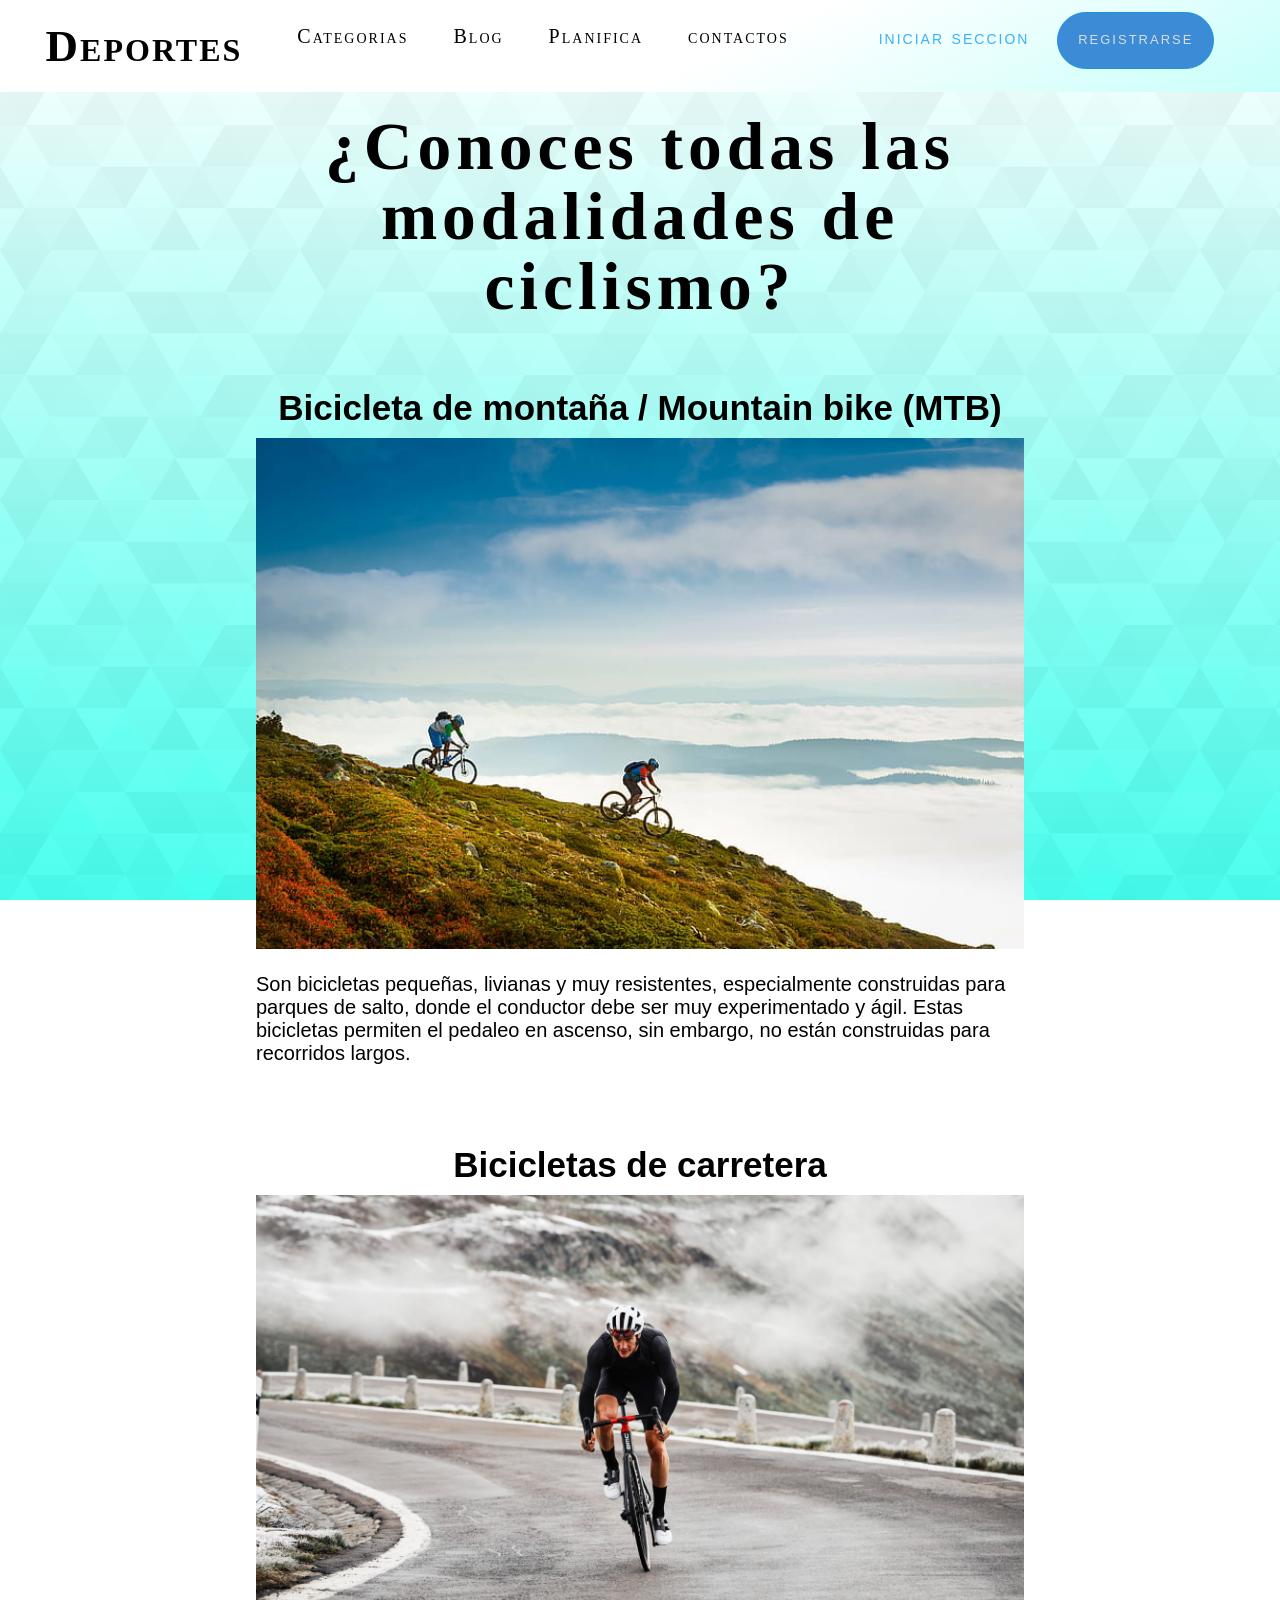
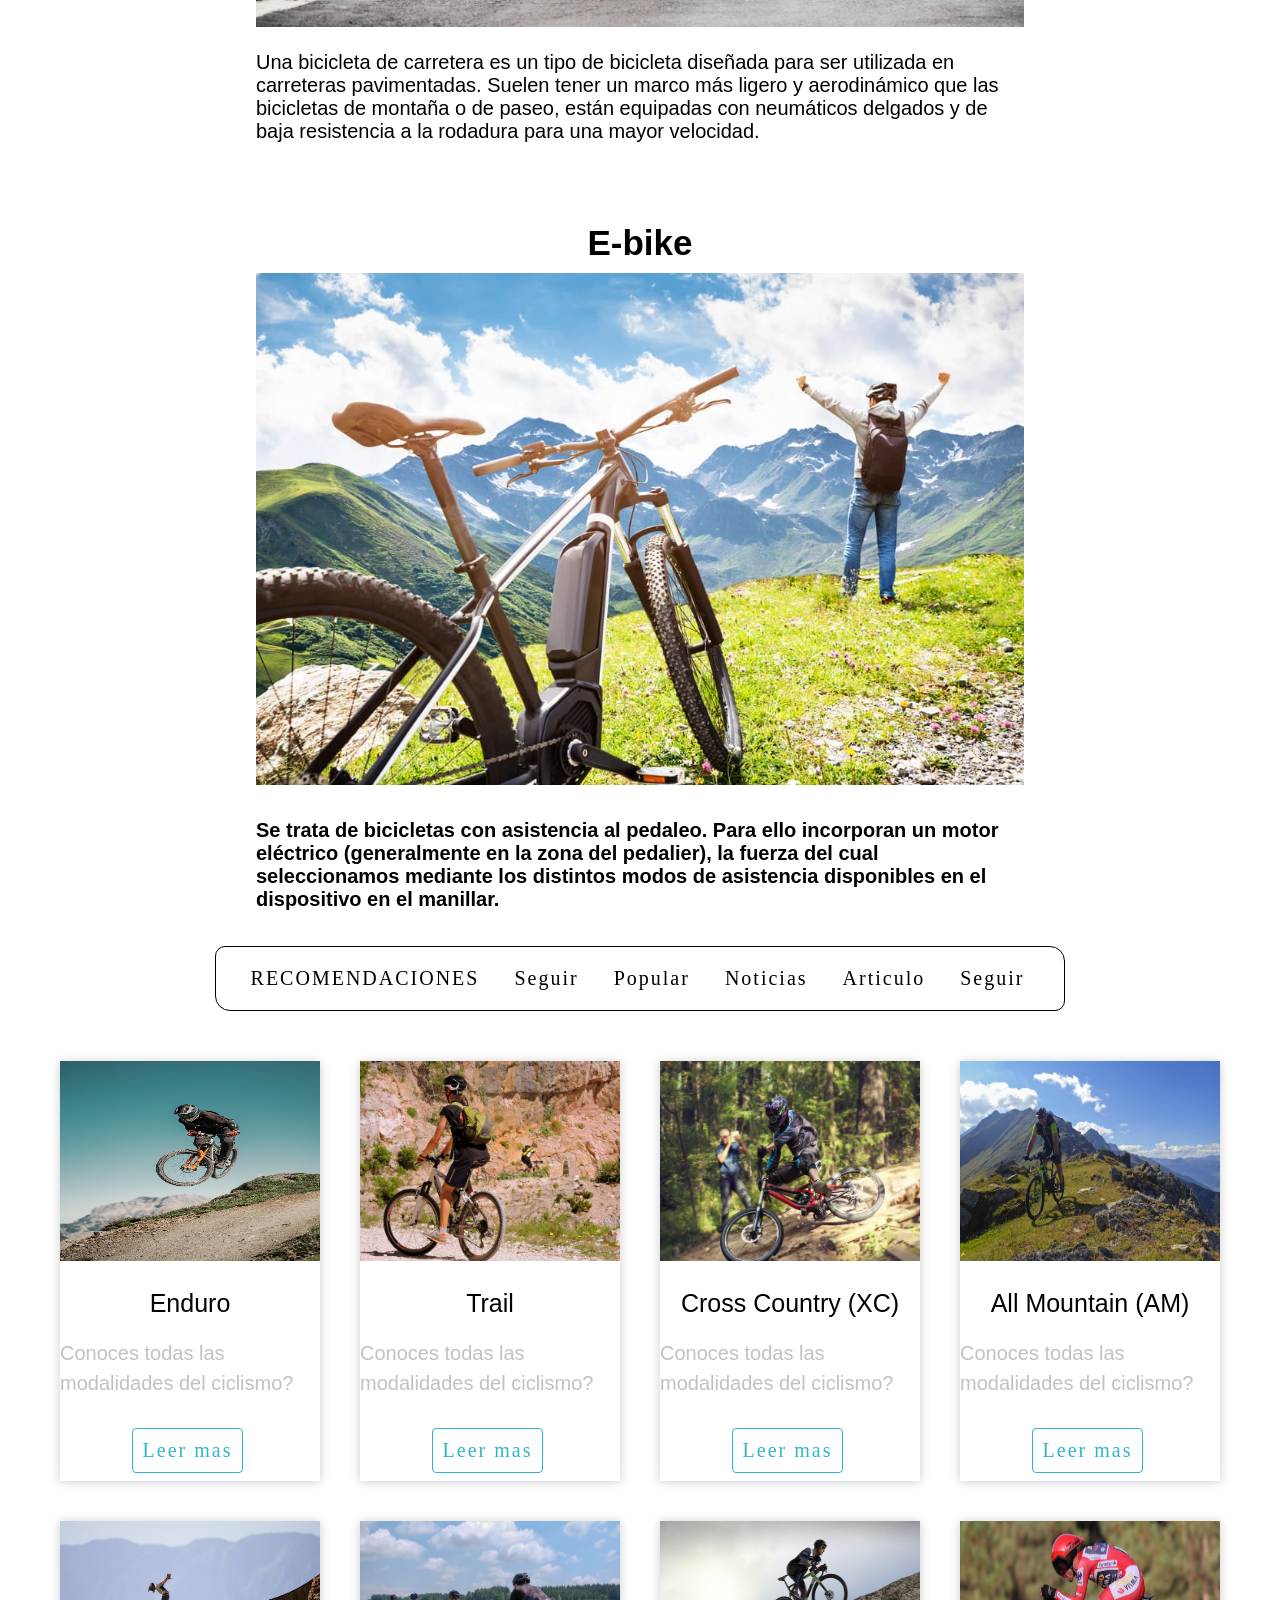
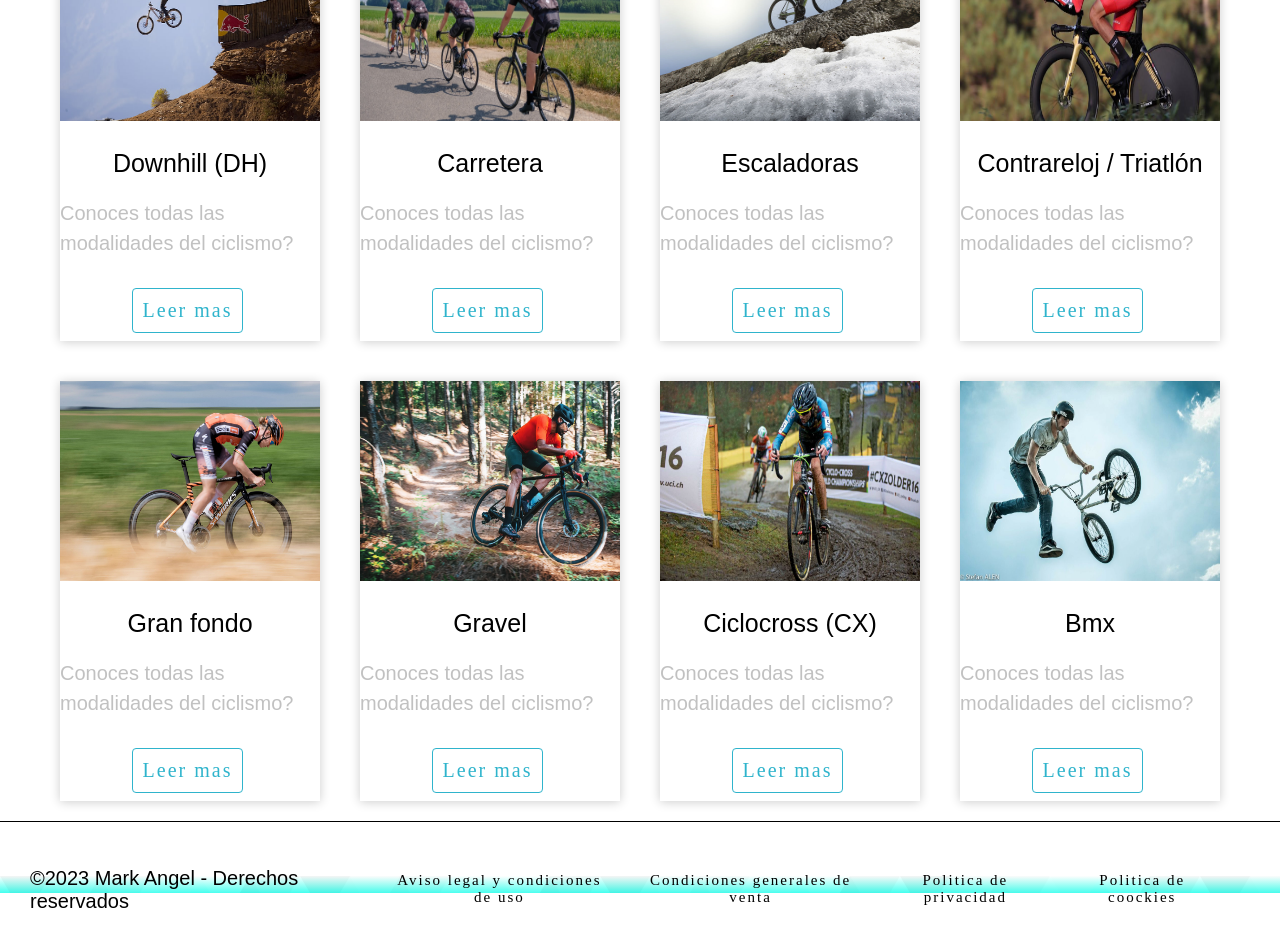
<file: index.html>
﻿<!DOCTYPE html>

<html lang="en" xmlns="http://www.w3.org/1999/xhtml">
<head>
    <meta charset="utf-8" />
    <title>practica2</title>
    <link href="estilos.css" rel="stylesheet" />
</head>
<body>
    <div class="todo-el-contenido">
        <div class="contenedor-sticky">
            <nav class="navegador-titulo">
                <div class="menu">
                    <div class="titulo">
                        <h1 class="titulo1">Deportes</h1>
                    </div>
                    <div class="categorias">
                        <a href="###">Categorias</a>
                        <a href="###">Blog</a>
                        <a href="###">Planifica</a>
                        <a href="###">contactos</a>
                    </div>

                    <div class="Cuenta">
                        <a class="inciar-seccion" href="#">iniciar seccion</a>
                        <a class="registrarse" href="#">registrarse</a>
                    </div>
                </div>
            </nav>
        </div>
        <center>
            <main class="cuerpo">
                <div class="titulo-del-cuerpo">
                    <h2>
                        ¿Conoces todas las modalidades de ciclismo?
                    </h2>
                </div>
            </main>
        
        <section class="contenido-principal">
            <div>
                <div class="caja1">
                    <h1 >Bicicleta de montaña / Mountain bike (MTB)</h1>
                    <img src="img/montaña1.jpg" alt="imagen" class="imagen1"/>
                        <p> 
                            Son bicicletas pequeñas, livianas y muy resistentes, especialmente construidas para parques de salto, donde el conductor debe 
                            ser muy experimentado y ágil. Estas bicicletas permiten el pedaleo en ascenso, sin embargo, no están construidas para 
                            recorridos largos.
                        </p>

                </div>
                <div class="caja2">
                    <h1>Bicicletas de carretera</h1>
                    <img src="img/de-ruta1.jpg" alt="" class="imagen2"/>
                    <p>
                        Una bicicleta de carretera es un tipo de bicicleta diseñada para ser utilizada en carreteras pavimentadas. 
                        Suelen tener un marco más ligero y aerodinámico que las bicicletas de montaña o de paseo, están equipadas con neumáticos 
                        delgados y de baja resistencia a la rodadura para una mayor velocidad.
                    </p>
                </div>
                <div class="caja3">
                    <h1>E-bike</h1>
                    <img src="img/ebike1.jpg" alt="" class="imagen3"/>
                    <h4 class="ebike-text">
                        Se trata de bicicletas con asistencia al pedaleo. Para ello incorporan un motor eléctrico (generalmente en la zona del pedalier), 
                        la fuerza del cual seleccionamos mediante los distintos modos de asistencia disponibles en el dispositivo en el manillar. 
                    </h4>
                </div>
            </div>
        </section>
    </center>
        <section class="recomendaciones">
            <div class="navegador2">
                <a href="#">RECOMENDACIONES</a>
                <a href="#">Seguir</a>
                <a href="#">Popular</a>
                <a href="#">Noticias</a>
                <a href="#">Articulo</a>
                <a href="#">Seguir</a>
            </div>
        </section>
        <article class="contenedor-de-cartas-principal">
            <article class="caja-para-cartas">
                <div class="contenedor-de-carta1">
                    <div class="carta1">
                        <figure>
                            <img class="imagen-de-carta1" src="img/enduro.jpg"  />
                        </figure>
                        <div class="texto-de-carta">
                            <h3>Enduro</h3>
                            <p>Conoces todas las modalidades del ciclismo?</p>
                                <a href="#">Leer mas</a>
                        </div>
                    </div>
                </div>
                
                <div class="contenedor-de-carta1">
                    <div class="carta1">
                        <figure>
                            <img class="imagen-de-carta1" src="img/trail.jpg"  />
                        </figure>
                        <div class="texto-de-carta">
                            <h3>Trail</h3>
                            <p>Conoces todas las modalidades del ciclismo?</p>
                                <a href="#">Leer mas</a>
                        </div>
                    </div>
                </div>
                
                <div class="contenedor-de-carta1">
                    <div class="carta1">
                        <figure>
                            <img class="imagen-de-carta1" src="img/Cross-Country.jpg" alt="Alternate Text" />
                        </figure>
                        <div>
                            <h3>Cross Country (XC)</h3>
                            <P>Conoces todas las modalidades del ciclismo?</P>
                            <a href="#">Leer mas</a>
                        </div>
                    </div>
                </div>
                
                <div class="contenedor-de-carta1">
                    <div class="carta1">
                        <figure>
                            <img class="imagen-de-carta1" src="img/montaña.jpg"  />
                        </figure>
                        <div class="texto-de-carta">
                            <h3>All Mountain (AM)</h3>
                            <p>Conoces todas las modalidades del ciclismo?</p>
                                <a href="#">Leer mas</a>
                        </div>
                    </div>
                </div> 
            </article>

            <article class="caja-para-cartas">
                <div class="contenedor-de-carta1">
                    <div class="carta1">
                        <figure>
                            <img class="imagen-de-carta1" src="img/descenso.jpg"  />
                        </figure>
                        <div class="texto-de-carta">
                            <h3>Downhill (DH)</h3>
                            <p>Conoces todas las modalidades del ciclismo?</p>
                                <a href="#">Leer mas</a>
                        </div>
                    </div>
                </div>

                <div class="contenedor-de-carta1">
                    <div class="carta1">
                        <figure>
                            <img class="imagen-de-carta1" src="img/carretera.jpg"  />
                        </figure>
                        <div class="texto-de-carta">
                            <h3>Carretera</h3>
                            <p>Conoces todas las modalidades del ciclismo?</p>
                                <a href="#">Leer mas</a>
                        </div>
                    </div>
                </div>

                <div class="contenedor-de-carta1">
                    <div class="carta1">
                        <figure>
                            <img class="imagen-de-carta1" src="img/escaladora.jpg"  />
                        </figure>
                        <div class="texto-de-carta">
                            <h3>Escaladoras</h3>
                            <p>Conoces todas las modalidades del ciclismo?</p>
                                <a href="#">Leer mas</a>
                        </div>
                    </div>
                </div>

                <div class="contenedor-de-carta1">
                    <div class="carta1">
                        <figure>
                            <img class="imagen-de-carta1" src="img/contrareloj.jpeg"  />
                        </figure>
                        <div class="texto-de-carta">
                            <h3>Contrareloj / Triatlón</h3>
                            <p>Conoces todas las modalidades del ciclismo?</p>
                                <a href="#">Leer mas</a>
                        </div>
                    </div>
                </div>
            </article>

            <article class="caja-para-cartas">
                <div class="contenedor-de-carta1">
                    <div class="carta1">
                        <figure>
                            <img class="imagen-de-carta1" src="img/gran-donfo.jpg"  />
                        </figure>
                        <div class="texto-de-carta">
                            <h3>Gran fondo</h3>
                            <p>Conoces todas las modalidades del ciclismo?</p>
                                <a href="#">Leer mas</a>
                        </div>
                    </div>
                </div>

                <div class="contenedor-de-carta1">
                    <div class="carta1">
                        <figure>
                            <img class="imagen-de-carta1" src="img/gravel.jpg"  />
                        </figure>
                        <div class="texto-de-carta">
                            <h3>Gravel</h3>
                            <p>Conoces todas las modalidades del ciclismo?</p>
                                <a href="#">Leer mas</a>
                        </div>
                    </div>
                </div>

                <div class="contenedor-de-carta1">
                    <div class="carta1">
                        <figure>
                            <img class="imagen-de-carta1" src="img/Ciclocross.jpg"  />
                        </figure>
                        <div class="texto-de-carta">
                            <h3>Ciclocross (CX)</h3>
                            <p>Conoces todas las modalidades del ciclismo?</p>
                                <a href="#">Leer mas</a>
                        </div>
                    </div>
                </div>

                <div class="contenedor-de-carta1">
                    <div class="carta1">
                        <figure>
                            <img class="imagen-de-carta1" src="img/bmx.jpg"  />
                        </figure>
                        <div class="texto-de-carta">
                            <h3>Bmx</h3>
                            <p>Conoces todas las modalidades del ciclismo?</p>
                                <a href="#">Leer mas</a>
                        </div>
                    </div>
                </div>

            </article>
        </article>

        <footer>
            <div class="sitio-footer">
                <div class="contenedor-de-footer">
                    <div class="top-footer">
                        <div class="footer-mark">
                            <p>©2023 Mark Angel - Derechos reservados</p>
                        </div>
                        <div class="texto-de-footer">
                            <a href="#">Aviso legal y condiciones de uso</a>
                            <a href="#">Condiciones generales de venta</a>
                            <a href="#">Politica de privacidad</a>
                            <a href="#">Politica de coockies</a>
                        </div>
                    </div>
                </div>           
            </div>  
    </footer>
</body>
</html>
</file>
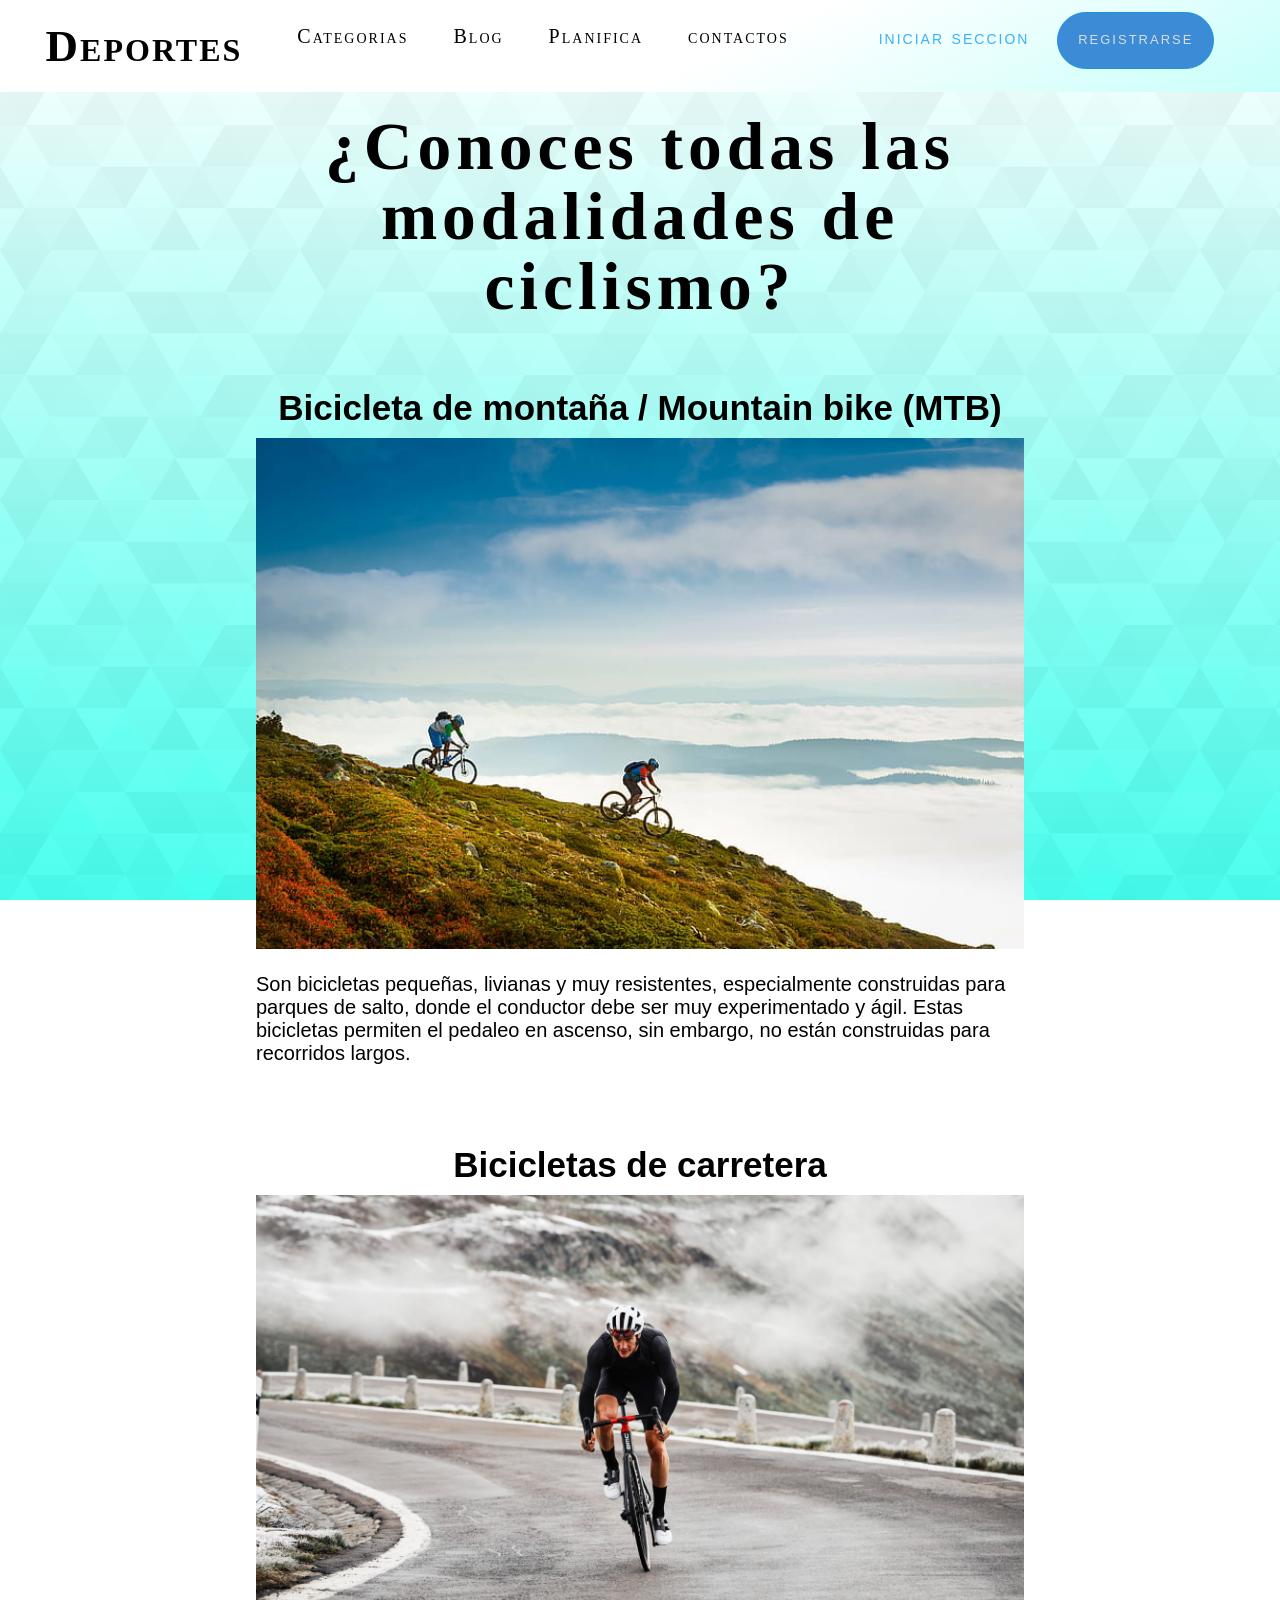
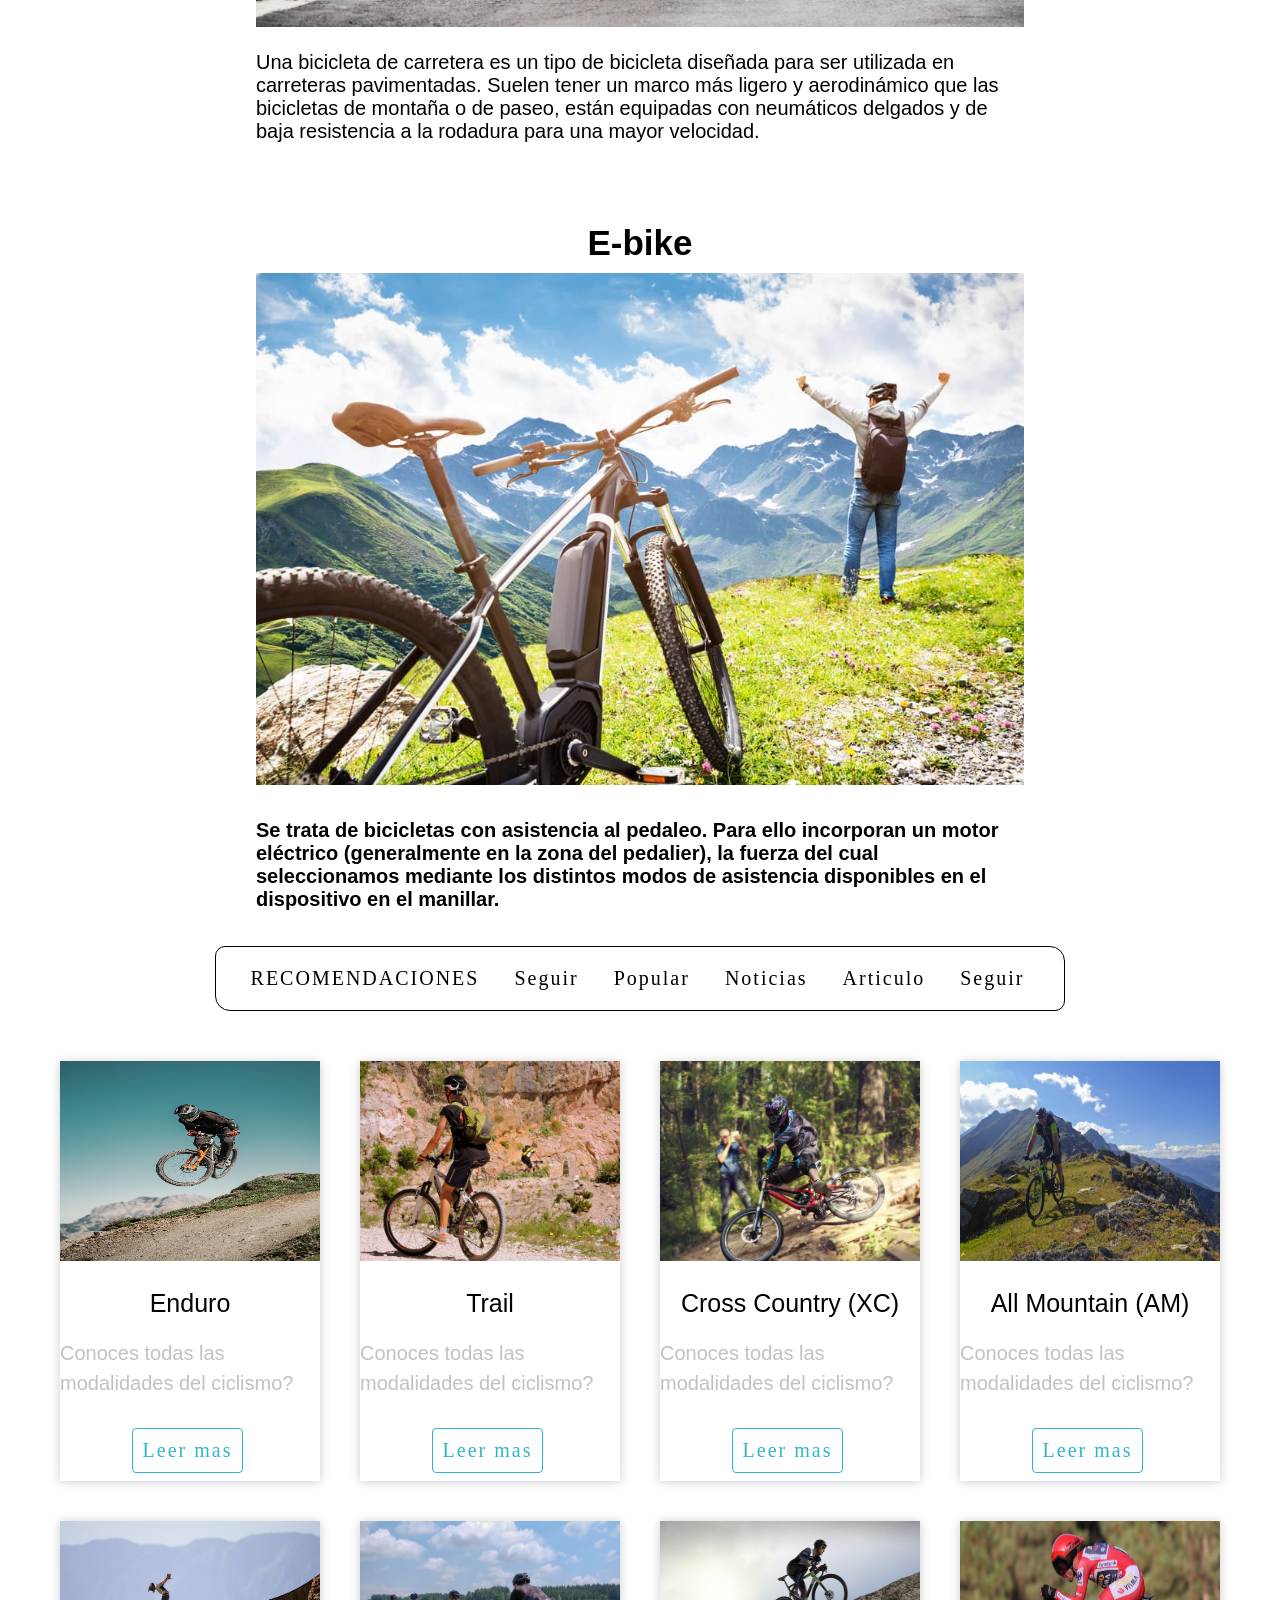
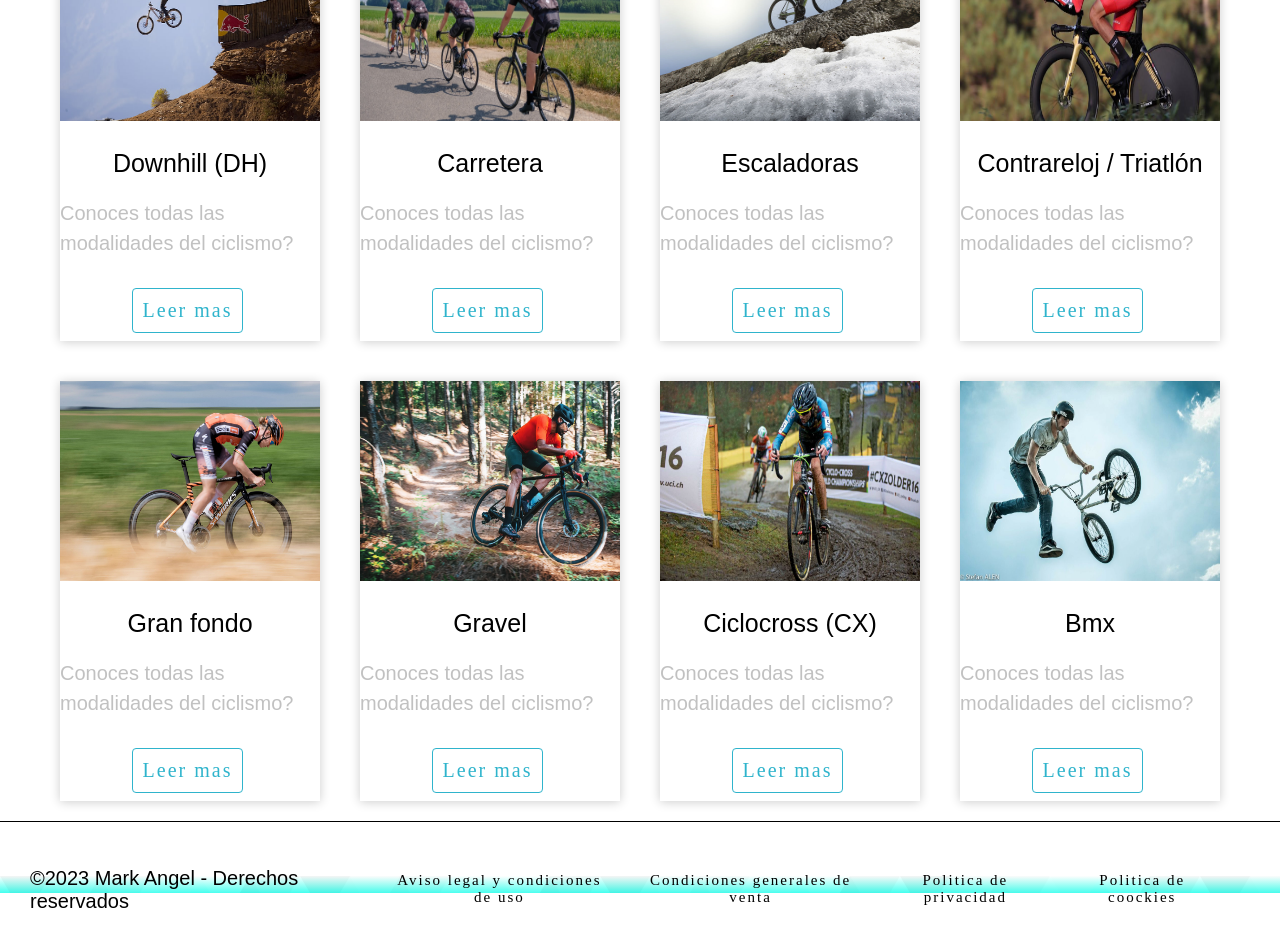
<file: apreniendo.html>
﻿<!DOCTYPE html>

<html lang="en" xmlns="http://www.w3.org/1999/xhtml">
<head>
    <meta charset="utf-8" />
    <title>practica2</title>
    <link href="estilos.css" rel="stylesheet" />
</head>
<body>
    <div class="todo-el-contenido">
        <div class="contenedor-sticky">
            <nav class="navegador-titulo">
                <div class="menu">
                    <div class="titulo">
                        <h1 class="titulo1">Deportes</h1>
                    </div>
                    <div class="categorias">
                        <a href="###">Categorias</a>
                        <a href="###">Blog</a>
                        <a href="###">Planifica</a>
                        <a href="###">contactos</a>
                    </div>

                    <div class="Cuenta">
                        <a class="inciar-seccion" href="#">iniciar seccion</a>
                        <a class="registrarse" href="#">registrarse</a>
                    </div>
                </div>
            </nav>
        </div>
        <center>
            <main class="cuerpo">
                <div class="titulo-del-cuerpo">
                    <h2>
                        ¿Conoces todas las modalidades de ciclismo?
                    </h2>
                </div>
            </main>
        
        <section class="contenido-principal">
            <div>
                <div class="caja1">
                    <h1 >Bicicleta de montaña / Mountain bike (MTB)</h1>
                    <img src="img/montaña1.jpg" alt="imagen" class="imagen1"/>
                        <p> 
                            Son bicicletas pequeñas, livianas y muy resistentes, especialmente construidas para parques de salto, donde el conductor debe 
                            ser muy experimentado y ágil. Estas bicicletas permiten el pedaleo en ascenso, sin embargo, no están construidas para 
                            recorridos largos.
                        </p>

                </div>
                <div class="caja2">
                    <h1>Bicicletas de carretera</h1>
                    <img src="img/de-ruta1.jpg" alt="" class="imagen2"/>
                    <p>
                        Una bicicleta de carretera es un tipo de bicicleta diseñada para ser utilizada en carreteras pavimentadas. 
                        Suelen tener un marco más ligero y aerodinámico que las bicicletas de montaña o de paseo, están equipadas con neumáticos 
                        delgados y de baja resistencia a la rodadura para una mayor velocidad.
                    </p>
                </div>
                <div class="caja3">
                    <h1>E-bike</h1>
                    <img src="img/ebike1.jpg" alt="" class="imagen3"/>
                    <h4 class="ebike-text">
                        Se trata de bicicletas con asistencia al pedaleo. Para ello incorporan un motor eléctrico (generalmente en la zona del pedalier), 
                        la fuerza del cual seleccionamos mediante los distintos modos de asistencia disponibles en el dispositivo en el manillar. 
                    </h4>
                </div>
            </div>
        </section>
    </center>
        <section class="recomendaciones">
            <div class="navegador2">
                <a href="#">RECOMENDACIONES</a>
                <a href="#">Seguir</a>
                <a href="#">Popular</a>
                <a href="#">Noticias</a>
                <a href="#">Articulo</a>
                <a href="#">Seguir</a>
            </div>
        </section>
        <article class="contenedor-de-cartas-principal">
            <article class="caja-para-cartas">
                <div class="contenedor-de-carta1">
                    <div class="carta1">
                        <figure>
                            <img class="imagen-de-carta1" src="img/enduro.jpg"  />
                        </figure>
                        <div class="texto-de-carta">
                            <h3>Enduro</h3>
                            <p>Conoces todas las modalidades del ciclismo?</p>
                                <a href="#">Leer mas</a>
                        </div>
                    </div>
                </div>
                
                <div class="contenedor-de-carta1">
                    <div class="carta1">
                        <figure>
                            <img class="imagen-de-carta1" src="img/trail.jpg"  />
                        </figure>
                        <div class="texto-de-carta">
                            <h3>Trail</h3>
                            <p>Conoces todas las modalidades del ciclismo?</p>
                                <a href="#">Leer mas</a>
                        </div>
                    </div>
                </div>
                
                <div class="contenedor-de-carta1">
                    <div class="carta1">
                        <figure>
                            <img class="imagen-de-carta1" src="img/Cross-Country.jpg" alt="Alternate Text" />
                        </figure>
                        <div>
                            <h3>Cross Country (XC)</h3>
                            <P>Conoces todas las modalidades del ciclismo?</P>
                            <a href="#">Leer mas</a>
                        </div>
                    </div>
                </div>
                
                <div class="contenedor-de-carta1">
                    <div class="carta1">
                        <figure>
                            <img class="imagen-de-carta1" src="img/montaña.jpg"  />
                        </figure>
                        <div class="texto-de-carta">
                            <h3>All Mountain (AM)</h3>
                            <p>Conoces todas las modalidades del ciclismo?</p>
                                <a href="#">Leer mas</a>
                        </div>
                    </div>
                </div> 
            </article>

            <article class="caja-para-cartas">
                <div class="contenedor-de-carta1">
                    <div class="carta1">
                        <figure>
                            <img class="imagen-de-carta1" src="img/descenso.jpg"  />
                        </figure>
                        <div class="texto-de-carta">
                            <h3>Downhill (DH)</h3>
                            <p>Conoces todas las modalidades del ciclismo?</p>
                                <a href="#">Leer mas</a>
                        </div>
                    </div>
                </div>

                <div class="contenedor-de-carta1">
                    <div class="carta1">
                        <figure>
                            <img class="imagen-de-carta1" src="img/carretera.jpg"  />
                        </figure>
                        <div class="texto-de-carta">
                            <h3>Carretera</h3>
                            <p>Conoces todas las modalidades del ciclismo?</p>
                                <a href="#">Leer mas</a>
                        </div>
                    </div>
                </div>

                <div class="contenedor-de-carta1">
                    <div class="carta1">
                        <figure>
                            <img class="imagen-de-carta1" src="img/escaladora.jpg"  />
                        </figure>
                        <div class="texto-de-carta">
                            <h3>Escaladoras</h3>
                            <p>Conoces todas las modalidades del ciclismo?</p>
                                <a href="#">Leer mas</a>
                        </div>
                    </div>
                </div>

                <div class="contenedor-de-carta1">
                    <div class="carta1">
                        <figure>
                            <img class="imagen-de-carta1" src="img/contrareloj.jpeg"  />
                        </figure>
                        <div class="texto-de-carta">
                            <h3>Contrareloj / Triatlón</h3>
                            <p>Conoces todas las modalidades del ciclismo?</p>
                                <a href="#">Leer mas</a>
                        </div>
                    </div>
                </div>
            </article>

            <article class="caja-para-cartas">
                <div class="contenedor-de-carta1">
                    <div class="carta1">
                        <figure>
                            <img class="imagen-de-carta1" src="img/gran-donfo.jpg"  />
                        </figure>
                        <div class="texto-de-carta">
                            <h3>Gran fondo</h3>
                            <p>Conoces todas las modalidades del ciclismo?</p>
                                <a href="#">Leer mas</a>
                        </div>
                    </div>
                </div>

                <div class="contenedor-de-carta1">
                    <div class="carta1">
                        <figure>
                            <img class="imagen-de-carta1" src="img/gravel.jpg"  />
                        </figure>
                        <div class="texto-de-carta">
                            <h3>Gravel</h3>
                            <p>Conoces todas las modalidades del ciclismo?</p>
                                <a href="#">Leer mas</a>
                        </div>
                    </div>
                </div>

                <div class="contenedor-de-carta1">
                    <div class="carta1">
                        <figure>
                            <img class="imagen-de-carta1" src="img/Ciclocross.jpg"  />
                        </figure>
                        <div class="texto-de-carta">
                            <h3>Ciclocross (CX)</h3>
                            <p>Conoces todas las modalidades del ciclismo?</p>
                                <a href="#">Leer mas</a>
                        </div>
                    </div>
                </div>

                <div class="contenedor-de-carta1">
                    <div class="carta1">
                        <figure>
                            <img class="imagen-de-carta1" src="img/bmx.jpg"  />
                        </figure>
                        <div class="texto-de-carta">
                            <h3>Bmx</h3>
                            <p>Conoces todas las modalidades del ciclismo?</p>
                                <a href="#">Leer mas</a>
                        </div>
                    </div>
                </div>

            </article>
        </article>

        <footer>
            <div class="sitio-footer">
                <div class="contenedor-de-footer">
                    <div class="top-footer">
                        <div class="footer-mark">
                            <p>©2023 Mark Angel - Derechos reservados</p>
                        </div>
                        <div class="texto-de-footer">
                            <a href="#">Aviso legal y condiciones de uso</a>
                            <a href="#">Condiciones generales de venta</a>
                            <a href="#">Politica de privacidad</a>
                            <a href="#">Politica de coockies</a>
                        </div>
                    </div>
                </div>           
            </div>               
                            
                            <!--aa
                            <div class="contenedor-de-footer-para-links">
                                <div class="links-de-pie1">
                                    <a class="contenido" href="#">Git Clone</a>
                                    <a class="contenido" href="#">Métodos Agile</a>
                                    <a class="contenido" href="#">Python Main</a>
                                    <a class="contenido" href="#">Callback</a>
                                    <a class="contenido" href="#">Debounce</a>
                                    <a class="contenido" href="#">URL Encode</a>
                                    <a class="contenido" href="#">Blink HTML</a>
                                    <a class="contenido" href="#">Python Tupla</a>
                                    <a class="contenido" href="#">JavaScript Push</a>
                                    <a class="contenido" href="#">Java List</a>
                                </div>

                                <div class="links-de-pie2">
                                    <a class="contenido" href="#">Git Clone</a>
                                    <a class="contenido" href="#">Métodos Agile</a>
                                    <a class="contenido" href="#">Python Main</a>
                                    <a class="contenido" href="#">Callback</a>
                                    <a class="contenido" href="#">Debounce</a>
                                    <a class="contenido" href="#">URL Encode</a>
                                    <a class="contenido" href="#">Blink HTML</a>
                                    <a class="contenido" href="#">Python Tupla</a>
                                    <a class="contenido" href="#">JavaScript Push</a>
                                    <a class="contenido" href="#">Java List</a>
                                </div>
                                <div class="links-de-pie3">
                                    <a class="contenido" href="#">Git Clone</a>
                                    <a class="contenido" href="#">Métodos Agile</a>
                                    <a class="contenido" href="#">Python Main</a>
                                    <a class="contenido" href="#">Callback</a>
                                    <a class="contenido" href="#">Debounce</a>
                                    <a class="contenido" href="#">URL Encode</a>
                                    <a class="contenido" href="#">Blink HTML</a>
                                    <a class="contenido" href="#">Python Tupla</a>
                                    <a class="contenido" href="#">JavaScript Push</a>
                                    <a class="contenido" href="#">Java List</a>
                                </div>
                                -->
                            
    </footer>
</body>
</html>
</file>
<file: estilos.css>
﻿.todo-el-contenido{
    max-width:100%;
    display:inline-block;
    box-sizing: border-box;
}

body {
    width: 100%;
    height: 100vh;
    text-align: center;
    justify-content: center;
    font-family: 'Arial Rounded MT', sans-serif;
    font-size: 16px;
    margin: 0px;
    background-color: #ffffff;
    background-image: url("data:image/svg+xml,%3Csvg xmlns='http://www.w3.org/2000/svg' width='100%25'%3E%3Cdefs%3E%3ClinearGradient id='a' gradientUnits='userSpaceOnUse' x1='0' x2='0' y1='0' y2='100%25' gradientTransform='rotate(360,939,481)'%3E%3Cstop offset='0' stop-color='%23ffffff'/%3E%3Cstop offset='1' stop-color='%234FE'/%3E%3C/linearGradient%3E%3Cpattern patternUnits='userSpaceOnUse' id='b' width='300' height='250' x='0' y='0' viewBox='0 0 1080 900'%3E%3Cg fill-opacity='0.04'%3E%3Cpolygon fill='%23444' points='90 150 0 300 180 300'/%3E%3Cpolygon points='90 150 180 0 0 0'/%3E%3Cpolygon fill='%23AAA' points='270 150 360 0 180 0'/%3E%3Cpolygon fill='%23DDD' points='450 150 360 300 540 300'/%3E%3Cpolygon fill='%23999' points='450 150 540 0 360 0'/%3E%3Cpolygon points='630 150 540 300 720 300'/%3E%3Cpolygon fill='%23DDD' points='630 150 720 0 540 0'/%3E%3Cpolygon fill='%23444' points='810 150 720 300 900 300'/%3E%3Cpolygon fill='%23FFF' points='810 150 900 0 720 0'/%3E%3Cpolygon fill='%23DDD' points='990 150 900 300 1080 300'/%3E%3Cpolygon fill='%23444' points='990 150 1080 0 900 0'/%3E%3Cpolygon fill='%23DDD' points='90 450 0 600 180 600'/%3E%3Cpolygon points='90 450 180 300 0 300'/%3E%3Cpolygon fill='%23666' points='270 450 180 600 360 600'/%3E%3Cpolygon fill='%23AAA' points='270 450 360 300 180 300'/%3E%3Cpolygon fill='%23DDD' points='450 450 360 600 540 600'/%3E%3Cpolygon fill='%23999' points='450 450 540 300 360 300'/%3E%3Cpolygon fill='%23999' points='630 450 540 600 720 600'/%3E%3Cpolygon fill='%23FFF' points='630 450 720 300 540 300'/%3E%3Cpolygon points='810 450 720 600 900 600'/%3E%3Cpolygon fill='%23DDD' points='810 450 900 300 720 300'/%3E%3Cpolygon fill='%23AAA' points='990 450 900 600 1080 600'/%3E%3Cpolygon fill='%23444' points='990 450 1080 300 900 300'/%3E%3Cpolygon fill='%23222' points='90 750 0 900 180 900'/%3E%3Cpolygon points='270 750 180 900 360 900'/%3E%3Cpolygon fill='%23DDD' points='270 750 360 600 180 600'/%3E%3Cpolygon points='450 750 540 600 360 600'/%3E%3Cpolygon points='630 750 540 900 720 900'/%3E%3Cpolygon fill='%23444' points='630 750 720 600 540 600'/%3E%3Cpolygon fill='%23AAA' points='810 750 720 900 900 900'/%3E%3Cpolygon fill='%23666' points='810 750 900 600 720 600'/%3E%3Cpolygon fill='%23999' points='990 750 900 900 1080 900'/%3E%3Cpolygon fill='%23999' points='180 0 90 150 270 150'/%3E%3Cpolygon fill='%23444' points='360 0 270 150 450 150'/%3E%3Cpolygon fill='%23FFF' points='540 0 450 150 630 150'/%3E%3Cpolygon points='900 0 810 150 990 150'/%3E%3Cpolygon fill='%23222' points='0 300 -90 450 90 450'/%3E%3Cpolygon fill='%23FFF' points='0 300 90 150 -90 150'/%3E%3Cpolygon fill='%23FFF' points='180 300 90 450 270 450'/%3E%3Cpolygon fill='%23666' points='180 300 270 150 90 150'/%3E%3Cpolygon fill='%23222' points='360 300 270 450 450 450'/%3E%3Cpolygon fill='%23FFF' points='360 300 450 150 270 150'/%3E%3Cpolygon fill='%23444' points='540 300 450 450 630 450'/%3E%3Cpolygon fill='%23222' points='540 300 630 150 450 150'/%3E%3Cpolygon fill='%23AAA' points='720 300 630 450 810 450'/%3E%3Cpolygon fill='%23666' points='720 300 810 150 630 150'/%3E%3Cpolygon fill='%23FFF' points='900 300 810 450 990 450'/%3E%3Cpolygon fill='%23999' points='900 300 990 150 810 150'/%3E%3Cpolygon points='0 600 -90 750 90 750'/%3E%3Cpolygon fill='%23666' points='0 600 90 450 -90 450'/%3E%3Cpolygon fill='%23AAA' points='180 600 90 750 270 750'/%3E%3Cpolygon fill='%23444' points='180 600 270 450 90 450'/%3E%3Cpolygon fill='%23444' points='360 600 270 750 450 750'/%3E%3Cpolygon fill='%23999' points='360 600 450 450 270 450'/%3E%3Cpolygon fill='%23666' points='540 600 630 450 450 450'/%3E%3Cpolygon fill='%23222' points='720 600 630 750 810 750'/%3E%3Cpolygon fill='%23FFF' points='900 600 810 750 990 750'/%3E%3Cpolygon fill='%23222' points='900 600 990 450 810 450'/%3E%3Cpolygon fill='%23DDD' points='0 900 90 750 -90 750'/%3E%3Cpolygon fill='%23444' points='180 900 270 750 90 750'/%3E%3Cpolygon fill='%23FFF' points='360 900 450 750 270 750'/%3E%3Cpolygon fill='%23AAA' points='540 900 630 750 450 750'/%3E%3Cpolygon fill='%23FFF' points='720 900 810 750 630 750'/%3E%3Cpolygon fill='%23222' points='900 900 990 750 810 750'/%3E%3Cpolygon fill='%23222' points='1080 300 990 450 1170 450'/%3E%3Cpolygon fill='%23FFF' points='1080 300 1170 150 990 150'/%3E%3Cpolygon points='1080 600 990 750 1170 750'/%3E%3Cpolygon fill='%23666' points='1080 600 1170 450 990 450'/%3E%3Cpolygon fill='%23DDD' points='1080 900 1170 750 990 750'/%3E%3C/g%3E%3C/pattern%3E%3C/defs%3E%3Crect x='0' y='0' fill='url(%23a)' width='100%25' height='100%25'/%3E%3Crect x='0' y='0' fill='url(%23b)' width='100%25' height='100%25'/%3E%3C/svg%3E");
    background-attachment: fixed;
    background-size: cover;
    display: inline;
}
/*TITULO DE AQUI HASTA...*/
.navegador-titulo {
    display: flex;
    font-size: 10px;
    font-variant: small-caps;
    font-family: 'Arial Rounded MT', sans-serif;
    margin-top: 0px;
    letter-spacing: 5px;
    justify-content:center;

    
}
.contenedor-sticky {
    position: sticky;
    top: 0%;
    display: inline-block;
    background-color: #ffffff;
    background-image: url("data:image/svg+xml,%3Csvg xmlns='http://www.w3.org/2000/svg' width='100%25'%3E%3Cdefs%3E%3ClinearGradient id='a' gradientUnits='userSpaceOnUse' x1='0' x2='0' y1='0' y2='100%25' gradientTransform='rotate(336,939,481)'%3E%3Cstop offset='0' stop-color='%23ffffff'/%3E%3Cstop offset='1' stop-color='%234FE'/%3E%3C/linearGradient%3E%3Cpattern patternUnits='userSpaceOnUse' id='b' width='2000' height='1666.7' x='0' y='0' viewBox='0 0 1080 900'%3E%3Cg fill-opacity='0'%3E%3Cpolygon fill='%23444' points='90 150 0 300 180 300'/%3E%3Cpolygon points='90 150 180 0 0 0'/%3E%3Cpolygon fill='%23AAA' points='270 150 360 0 180 0'/%3E%3Cpolygon fill='%23DDD' points='450 150 360 300 540 300'/%3E%3Cpolygon fill='%23999' points='450 150 540 0 360 0'/%3E%3Cpolygon points='630 150 540 300 720 300'/%3E%3Cpolygon fill='%23DDD' points='630 150 720 0 540 0'/%3E%3Cpolygon fill='%23444' points='810 150 720 300 900 300'/%3E%3Cpolygon fill='%23FFF' points='810 150 900 0 720 0'/%3E%3Cpolygon fill='%23DDD' points='990 150 900 300 1080 300'/%3E%3Cpolygon fill='%23444' points='990 150 1080 0 900 0'/%3E%3Cpolygon fill='%23DDD' points='90 450 0 600 180 600'/%3E%3Cpolygon points='90 450 180 300 0 300'/%3E%3Cpolygon fill='%23666' points='270 450 180 600 360 600'/%3E%3Cpolygon fill='%23AAA' points='270 450 360 300 180 300'/%3E%3Cpolygon fill='%23DDD' points='450 450 360 600 540 600'/%3E%3Cpolygon fill='%23999' points='450 450 540 300 360 300'/%3E%3Cpolygon fill='%23999' points='630 450 540 600 720 600'/%3E%3Cpolygon fill='%23FFF' points='630 450 720 300 540 300'/%3E%3Cpolygon points='810 450 720 600 900 600'/%3E%3Cpolygon fill='%23DDD' points='810 450 900 300 720 300'/%3E%3Cpolygon fill='%23AAA' points='990 450 900 600 1080 600'/%3E%3Cpolygon fill='%23444' points='990 450 1080 300 900 300'/%3E%3Cpolygon fill='%23222' points='90 750 0 900 180 900'/%3E%3Cpolygon points='270 750 180 900 360 900'/%3E%3Cpolygon fill='%23DDD' points='270 750 360 600 180 600'/%3E%3Cpolygon points='450 750 540 600 360 600'/%3E%3Cpolygon points='630 750 540 900 720 900'/%3E%3Cpolygon fill='%23444' points='630 750 720 600 540 600'/%3E%3Cpolygon fill='%23AAA' points='810 750 720 900 900 900'/%3E%3Cpolygon fill='%23666' points='810 750 900 600 720 600'/%3E%3Cpolygon fill='%23999' points='990 750 900 900 1080 900'/%3E%3Cpolygon fill='%23999' points='180 0 90 150 270 150'/%3E%3Cpolygon fill='%23444' points='360 0 270 150 450 150'/%3E%3Cpolygon fill='%23FFF' points='540 0 450 150 630 150'/%3E%3Cpolygon points='900 0 810 150 990 150'/%3E%3Cpolygon fill='%23222' points='0 300 -90 450 90 450'/%3E%3Cpolygon fill='%23FFF' points='0 300 90 150 -90 150'/%3E%3Cpolygon fill='%23FFF' points='180 300 90 450 270 450'/%3E%3Cpolygon fill='%23666' points='180 300 270 150 90 150'/%3E%3Cpolygon fill='%23222' points='360 300 270 450 450 450'/%3E%3Cpolygon fill='%23FFF' points='360 300 450 150 270 150'/%3E%3Cpolygon fill='%23444' points='540 300 450 450 630 450'/%3E%3Cpolygon fill='%23222' points='540 300 630 150 450 150'/%3E%3Cpolygon fill='%23AAA' points='720 300 630 450 810 450'/%3E%3Cpolygon fill='%23666' points='720 300 810 150 630 150'/%3E%3Cpolygon fill='%23FFF' points='900 300 810 450 990 450'/%3E%3Cpolygon fill='%23999' points='900 300 990 150 810 150'/%3E%3Cpolygon points='0 600 -90 750 90 750'/%3E%3Cpolygon fill='%23666' points='0 600 90 450 -90 450'/%3E%3Cpolygon fill='%23AAA' points='180 600 90 750 270 750'/%3E%3Cpolygon fill='%23444' points='180 600 270 450 90 450'/%3E%3Cpolygon fill='%23444' points='360 600 270 750 450 750'/%3E%3Cpolygon fill='%23999' points='360 600 450 450 270 450'/%3E%3Cpolygon fill='%23666' points='540 600 630 450 450 450'/%3E%3Cpolygon fill='%23222' points='720 600 630 750 810 750'/%3E%3Cpolygon fill='%23FFF' points='900 600 810 750 990 750'/%3E%3Cpolygon fill='%23222' points='900 600 990 450 810 450'/%3E%3Cpolygon fill='%23DDD' points='0 900 90 750 -90 750'/%3E%3Cpolygon fill='%23444' points='180 900 270 750 90 750'/%3E%3Cpolygon fill='%23FFF' points='360 900 450 750 270 750'/%3E%3Cpolygon fill='%23AAA' points='540 900 630 750 450 750'/%3E%3Cpolygon fill='%23FFF' points='720 900 810 750 630 750'/%3E%3Cpolygon fill='%23222' points='900 900 990 750 810 750'/%3E%3Cpolygon fill='%23222' points='1080 300 990 450 1170 450'/%3E%3Cpolygon fill='%23FFF' points='1080 300 1170 150 990 150'/%3E%3Cpolygon points='1080 600 990 750 1170 750'/%3E%3Cpolygon fill='%23666' points='1080 600 1170 450 990 450'/%3E%3Cpolygon fill='%23DDD' points='1080 900 1170 750 990 750'/%3E%3C/g%3E%3C/pattern%3E%3C/defs%3E%3Crect x='0' y='0' fill='url(%23a)' width='100%25' height='100%25'/%3E%3Crect x='0' y='0' fill='url(%23b)' width='100%25' height='100%25'/%3E%3C/svg%3E");
    background-attachment: fixed;
    background-size: cover;
    min-width: 100%;
    transition: .1s ease;
}

.menu{
    display:flex;

}



.titulo {
    display: inline-flex;
    font-size: 30px;
    font-family: 'Arial Rounded MT';
    font-variant: small-caps;
    letter-spacing: 2px;
    margin:10px 0px;
    

}

.categorias {
    margin:25px 30px;
    margin-right:40px;
    font-family: Tahoma;
    font-size: 20px;
}


.Cuenta {
    display: inline;
    position: center;
    text-align: center;
    margin: 7px 20px;
}

.inciar-seccion {
    display:inline;
    font-family: unset;
    text-align: center;
    color: #3AB1F3;
    margin:10px;

}

.registrarse {
    display: inline-flex;
    font-family:unset;
    text-align: center;
    border: 1px solid #1D96D8;
    border-radius: 30px 30px;
    block-size: 25px;
    padding: 15px 20px;
    margin: 5px 10px;
    color: #DADDE0;
    font-size: 18px;
    background: #3C8BD6;
}

a {
    
    font-family: 'Arial Rounded MT';
    font-size: 20px;
    text-decoration: none;
    text-align: center;
    letter-spacing: 2px;
    color: black;
    margin-left: 15px;
    margin-right: 20px;
}
/*AQUI...*/

/*CONTENIDO PRINCIPAL DE AQUI...*/
.cuerpo {
    display:table-footer-group;
    justify-content:center;
    font-size: 10px;
    font-family: 'Arial Rounded MT', sans-serif;
    margin-top: 1px;
    text-align: center;
    margin-left: 300px;
    margin-right: 300px;
    width:0% auto;
    max-width:800px;
}

.titulo-del-cuerpo {
    font-family: 'Bauhaus 93';
    line-height: 70px;
    position: center;
    justify-content: center;
    text-align: center;
    font-size: 45px;
    letter-spacing:5px;
}

h1{
    margin:10px;
}

.contenido-principal {
    
    align-content: center;    
}


.imagen-de-carta1{
    width: 200px;
    height: 200px;
}


.caja1 h1{
    font-size: 35px;
}

.caja2 h1{
    font-size: 35px;
    margin-top: 80px;
}

.caja3 h1{
    font-size: 35px;
    margin-top: 80px;
}

.imagen1{
    width: 100%;
}

.imagen2{
    width: 100% ;
}

.imagen3{
    width: 100%;
}
ol, li{
    font-size: 20px;
    list-style: none;
    
}

.ebike-text{
    margin-top: 30px;
    font-size: 20px;
    text-align: start;
}
.carta1 {
    margin: 20px 20px;
    width:30%;
    
}
/*AQUI...*/

/*HIPERVINCULOS DE AQUI HASTA....*/
.recomendaciones {
    display: flex;
    align-items: center;
    margin: 10px 0px;
    flex-direction: row;
    justify-content: center;
}

.navegador2 {
    display: flex;
    flex-wrap:wrap;
    justify-content:center;
    margin: 20px 0px;
    background-color: #ffffff;
    background-image: url("data:image/svg+xml,%3Csvg xmlns='http://www.w3.org/2000/svg' width='100%25' height='100%25' viewBox='0 0 800 800'%3E%3Cdefs%3E%3CradialGradient id='a' cx='400' cy='400' r='50%25' gradientUnits='userSpaceOnUse'%3E%3Cstop offset='0' stop-color='%23ffffff'/%3E%3Cstop offset='1' stop-color='%230EF'/%3E%3C/radialGradient%3E%3CradialGradient id='b' cx='400' cy='400' r='70%25' gradientUnits='userSpaceOnUse'%3E%3Cstop offset='0' stop-color='%23ffffff'/%3E%3Cstop offset='1' stop-color='%230FF'/%3E%3C/radialGradient%3E%3C/defs%3E%3Crect fill='url(%23a)' width='800' height='800'/%3E%3Cg fill-opacity='.8'%3E%3Cpath fill='url(%23b)' d='M998.7 439.2c1.7-26.5 1.7-52.7 0.1-78.5L401 399.9c0 0 0-0.1 0-0.1l587.6-116.9c-5.1-25.9-11.9-51.2-20.3-75.8L400.9 399.7c0 0 0-0.1 0-0.1l537.3-265c-11.6-23.5-24.8-46.2-39.3-67.9L400.8 399.5c0 0 0-0.1-0.1-0.1l450.4-395c-17.3-19.7-35.8-38.2-55.5-55.5l-395 450.4c0 0-0.1 0-0.1-0.1L733.4-99c-21.7-14.5-44.4-27.6-68-39.3l-265 537.4c0 0-0.1 0-0.1 0l192.6-567.4c-24.6-8.3-49.9-15.1-75.8-20.2L400.2 399c0 0-0.1 0-0.1 0l39.2-597.7c-26.5-1.7-52.7-1.7-78.5-0.1L399.9 399c0 0-0.1 0-0.1 0L282.9-188.6c-25.9 5.1-51.2 11.9-75.8 20.3l192.6 567.4c0 0-0.1 0-0.1 0l-265-537.3c-23.5 11.6-46.2 24.8-67.9 39.3l332.8 498.1c0 0-0.1 0-0.1 0.1L4.4-51.1C-15.3-33.9-33.8-15.3-51.1 4.4l450.4 395c0 0 0 0.1-0.1 0.1L-99 66.6c-14.5 21.7-27.6 44.4-39.3 68l537.4 265c0 0 0 0.1 0 0.1l-567.4-192.6c-8.3 24.6-15.1 49.9-20.2 75.8L399 399.8c0 0 0 0.1 0 0.1l-597.7-39.2c-1.7 26.5-1.7 52.7-0.1 78.5L399 400.1c0 0 0 0.1 0 0.1l-587.6 116.9c5.1 25.9 11.9 51.2 20.3 75.8l567.4-192.6c0 0 0 0.1 0 0.1l-537.3 265c11.6 23.5 24.8 46.2 39.3 67.9l498.1-332.8c0 0 0 0.1 0.1 0.1l-450.4 395c17.3 19.7 35.8 38.2 55.5 55.5l395-450.4c0 0 0.1 0 0.1 0.1L66.6 899c21.7 14.5 44.4 27.6 68 39.3l265-537.4c0 0 0.1 0 0.1 0L207.1 968.3c24.6 8.3 49.9 15.1 75.8 20.2L399.8 401c0 0 0.1 0 0.1 0l-39.2 597.7c26.5 1.7 52.7 1.7 78.5 0.1L400.1 401c0 0 0.1 0 0.1 0l116.9 587.6c25.9-5.1 51.2-11.9 75.8-20.3L400.3 400.9c0 0 0.1 0 0.1 0l265 537.3c23.5-11.6 46.2-24.8 67.9-39.3L400.5 400.8c0 0 0.1 0 0.1-0.1l395 450.4c19.7-17.3 38.2-35.8 55.5-55.5l-450.4-395c0 0 0-0.1 0.1-0.1L899 733.4c14.5-21.7 27.6-44.4 39.3-68l-537.4-265c0 0 0-0.1 0-0.1l567.4 192.6c8.3-24.6 15.1-49.9 20.2-75.8L401 400.2c0 0 0-0.1 0-0.1L998.7 439.2z'/%3E%3C/g%3E%3C/svg%3E");
    background-attachment: fixed;
    background-size: cover;
    border:1px solid black;
    padding: 20px;
    border-radius: 10px 15px;
}
/*AQUI...*/

/*CARTAS DE AQUI HASTA...*/

.contenedor-de-cartas-principal{
    
}

.caja-para-cartas {
    display:flex;
    align-items:center;
    justify-content: center; 
    font-size:12px;
    clear: none;
}

/*CARTA-1*/
.contenedor-de-carta1{
    
    display: flex;
    width: 300px;
    ;
}

.carta1{
    width: 100%;
    max-width: 300px;
    height: 420px;
    margin: 20px;
    overflow: hidden;
    background: #fff;
    box-shadow: 0px 1px 10px rgba(0, 0, 0, 0.2);
    cursor: default;
    transition: all 400ms ease;

}

.imagen-de-carta1{
    width: 100%;
}
.carta1:hover{
    box-shadow: 5px 5px 20px rgba(0, 0, 0, 0.4);
    transform: translateY(-3%);
}


.contenedor-de-carta1 .carta1{
    padding: 0px;
    text-align: center;
}

.contenedor-de-carta1 .carta1 p{
    line-height: 1.5;
    color: #6a6a6a6a;
}

.contenedor-de-carta1 .carta1 h3{
    font-weight: 400;
    margin-bottom: 15px;
}

.contenedor-de-carta1 .carta1 a{
    text-decoration: none;
    display: inline-block;
    padding: 10px;
    margin-top: 10px;
    color: #2fb4cc;
    border: 1px solid #2fb4cc;
    border-radius: 4px;
    transition: all 400ms ease;
}

.contenedor-de-carta1 .carta1 a:hover{
    background: #2fb4cc;
    color:#fff;
}

figure{
    margin: 0;
}


h3{
    font-size: 25px;
}
/*AQUI...*/
p{
    
    text-align:left;
    font-size:20px;
}

.a-de-texto{
    font-size:17px;
}


h2 {
    margin-top: 20px;
}

h4 {
    font-size: 17px;
    font-family: Arial, Helvetica, sans-serif;
    color: #000000;
    margin:5px 0px;

}

center{
    margin-left:20%;
    margin-right:20%;
}



/*PIE DE PAGINA*/

footer{
    
}

.sitio-footer{
    border-top:1px solid #000000;
    text-align: center;
}

.footer-mark{
    position: relative;
    top: -5px;
    
}

.contenedor-de-footer {
    display: flex;
    justify-content: center;
    margin: 30px 30px 10px 30px;
}

.top-footer{
    display:flex;
    flex-direction: row;
    

}

.texto-de-footer {
    display:flex;
    flex-direction:row;
    align-content:flex-start;
    margin: 20px;
    
}

.texto-de-footer a{
    font-size: 15px;
    

}

.contenedor-de-footer-para-links{
    display:flex;
    
    
}

.contenido {
    display: flex;
    flex-wrap: nowrap;
    font-size: 15px;
    text-align:left;
    margin:5px 0px;
}
</file>
